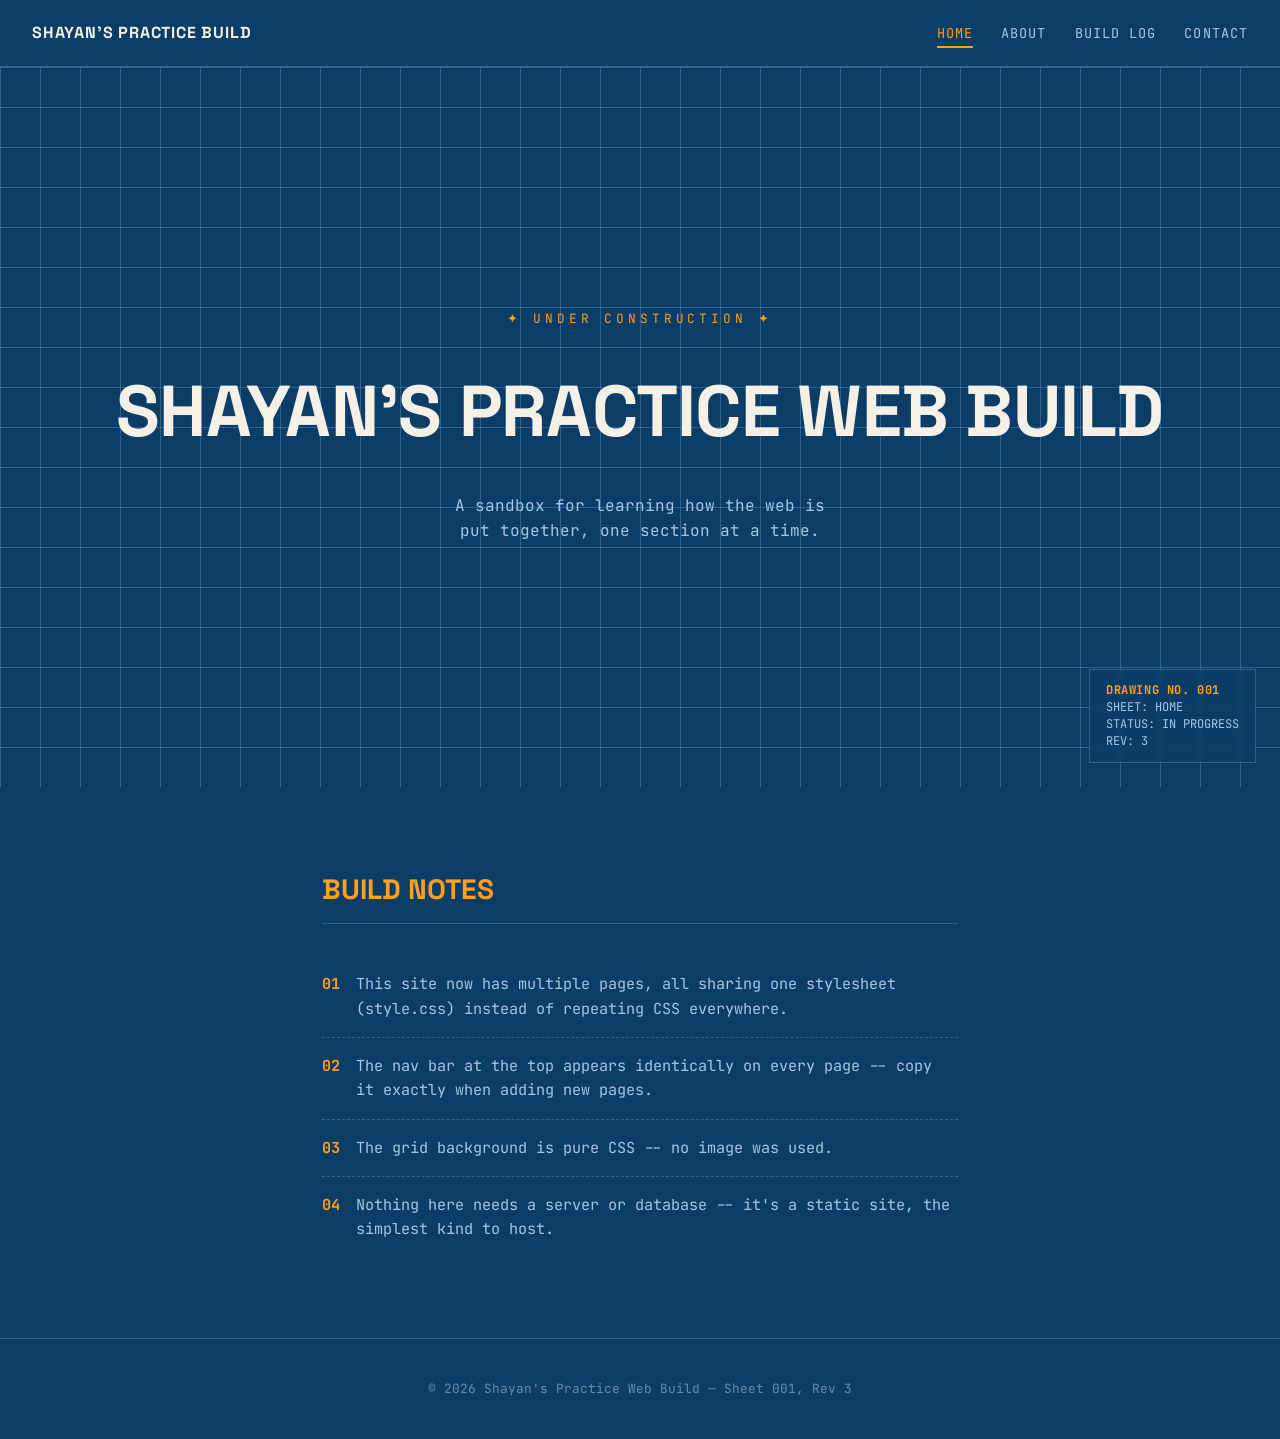
<file: index.html>
<!DOCTYPE html>
<html lang="en">
<head>
  <meta charset="UTF-8">
  <meta name="viewport" content="width=device-width, initial-scale=1.0">
  <title>Shayan's Practice Web Build</title>
  <link rel="preconnect" href="https://fonts.googleapis.com">
  <link href="https://fonts.googleapis.com/css2?family=Space+Grotesk:wght@500;700&family=JetBrains+Mono:wght@400;700&display=swap" rel="stylesheet">
  <!-- All styling now lives in this one shared file instead of being
       repeated inside every page -->
  <link rel="stylesheet" href="style.css">
</head>
<body>

  <nav class="navbar">
    <a href="index.html" class="navbar-brand">SHAYAN'S PRACTICE BUILD</a>
    <ul class="navbar-links">
      <li><a href="index.html" class="active">Home</a></li>
      <li><a href="about.html">About</a></li>
      <li><a href="log.html">Build Log</a></li>
      <li><a href="contact.html">Contact</a></li>
    </ul>
  </nav>

  <section class="hero">
    <p class="hero-eyebrow">✦ UNDER CONSTRUCTION ✦</p>
    <h1 class="hero-title">SHAYAN'S PRACTICE WEB BUILD</h1>
    <p class="hero-subtitle">A sandbox for learning how the web is put together, one section at a time.</p>

    <div class="title-block">
      <strong>DRAWING NO. 001</strong>
      SHEET: HOME<br>
      STATUS: IN PROGRESS<br>
      REV: 3
    </div>
  </section>

  <section class="notes">
    <h2 class="notes-heading">BUILD NOTES</h2>
    <ul class="notes-list">
      <li><span class="note-number">01</span> This site now has multiple pages, all sharing one stylesheet (style.css) instead of repeating CSS everywhere.</li>
      <li><span class="note-number">02</span> The nav bar at the top appears identically on every page -- copy it exactly when adding new pages.</li>
      <li><span class="note-number">03</span> The grid background is pure CSS -- no image was used.</li>
      <li><span class="note-number">04</span> Nothing here needs a server or database -- it's a static site, the simplest kind to host.</li>
    </ul>
  </section>

  <footer>
    &copy; 2026 Shayan's Practice Web Build — Sheet 001, Rev 3
  </footer>

</body>
</html>
</file>
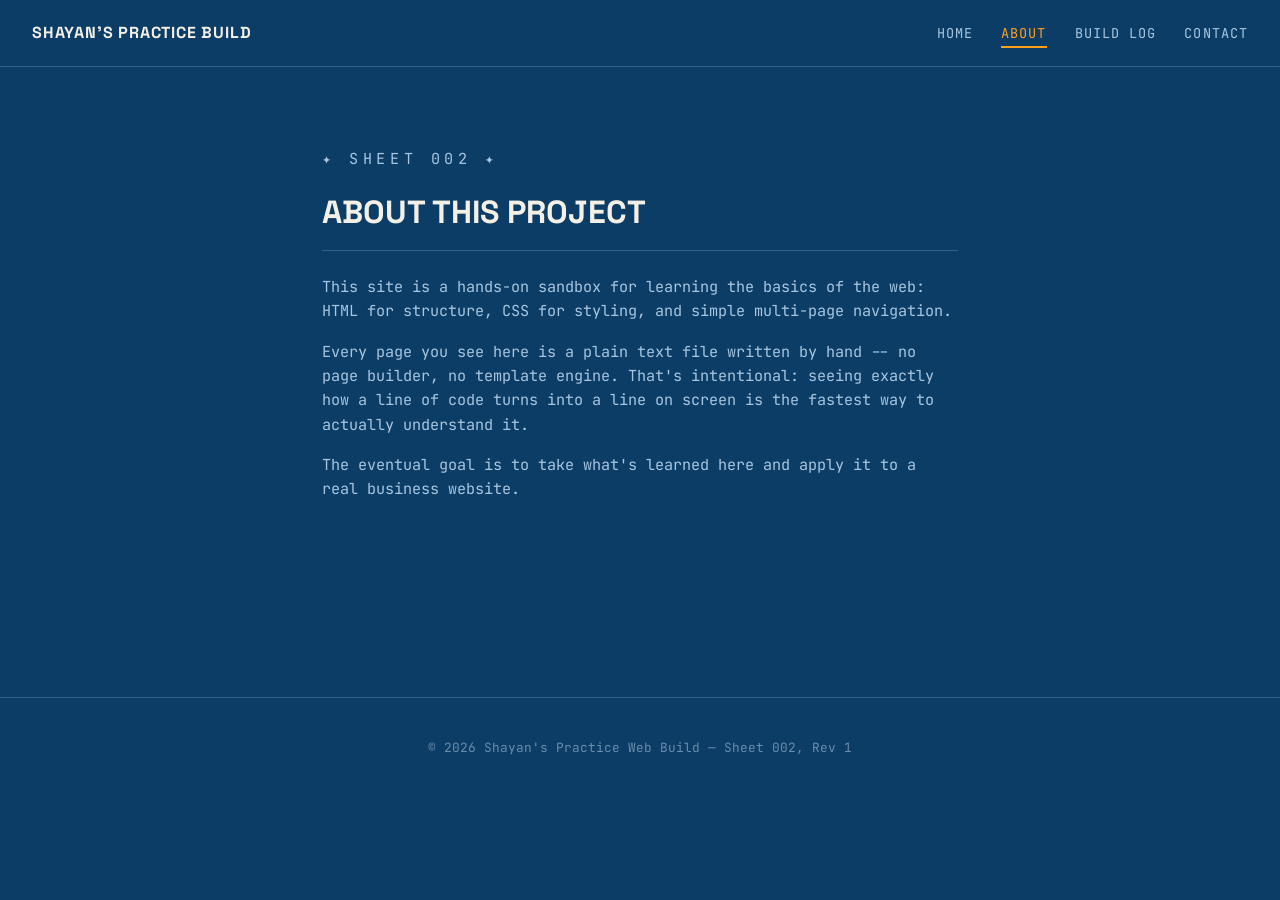
<file: about.html>
<!DOCTYPE html>
<html lang="en">
<head>
  <meta charset="UTF-8">
  <meta name="viewport" content="width=device-width, initial-scale=1.0">
  <title>About — Shayan's Practice Web Build</title>
  <link rel="preconnect" href="https://fonts.googleapis.com">
  <link href="https://fonts.googleapis.com/css2?family=Space+Grotesk:wght@500;700&family=JetBrains+Mono:wght@400;700&display=swap" rel="stylesheet">
  <link rel="stylesheet" href="style.css">
</head>
<body>

  <nav class="navbar">
    <a href="index.html" class="navbar-brand">SHAYAN'S PRACTICE BUILD</a>
    <ul class="navbar-links">
      <li><a href="index.html">Home</a></li>
      <li><a href="about.html" class="active">About</a></li>
      <li><a href="log.html">Build Log</a></li>
      <li><a href="contact.html">Contact</a></li>
    </ul>
  </nav>

  <section class="page">
    <p class="page-eyebrow">✦ SHEET 002 ✦</p>
    <h1 class="page-heading">ABOUT THIS PROJECT</h1>
    <p>This site is a hands-on sandbox for learning the basics of the web: HTML for structure, CSS for styling, and simple multi-page navigation.</p>
    <p>Every page you see here is a plain text file written by hand -- no page builder, no template engine. That's intentional: seeing exactly how a line of code turns into a line on screen is the fastest way to actually understand it.</p>
    <p>The eventual goal is to take what's learned here and apply it to a real business website.</p>
  </section>

  <footer>
    &copy; 2026 Shayan's Practice Web Build — Sheet 002, Rev 1
  </footer>

</body>
</html>
</file>
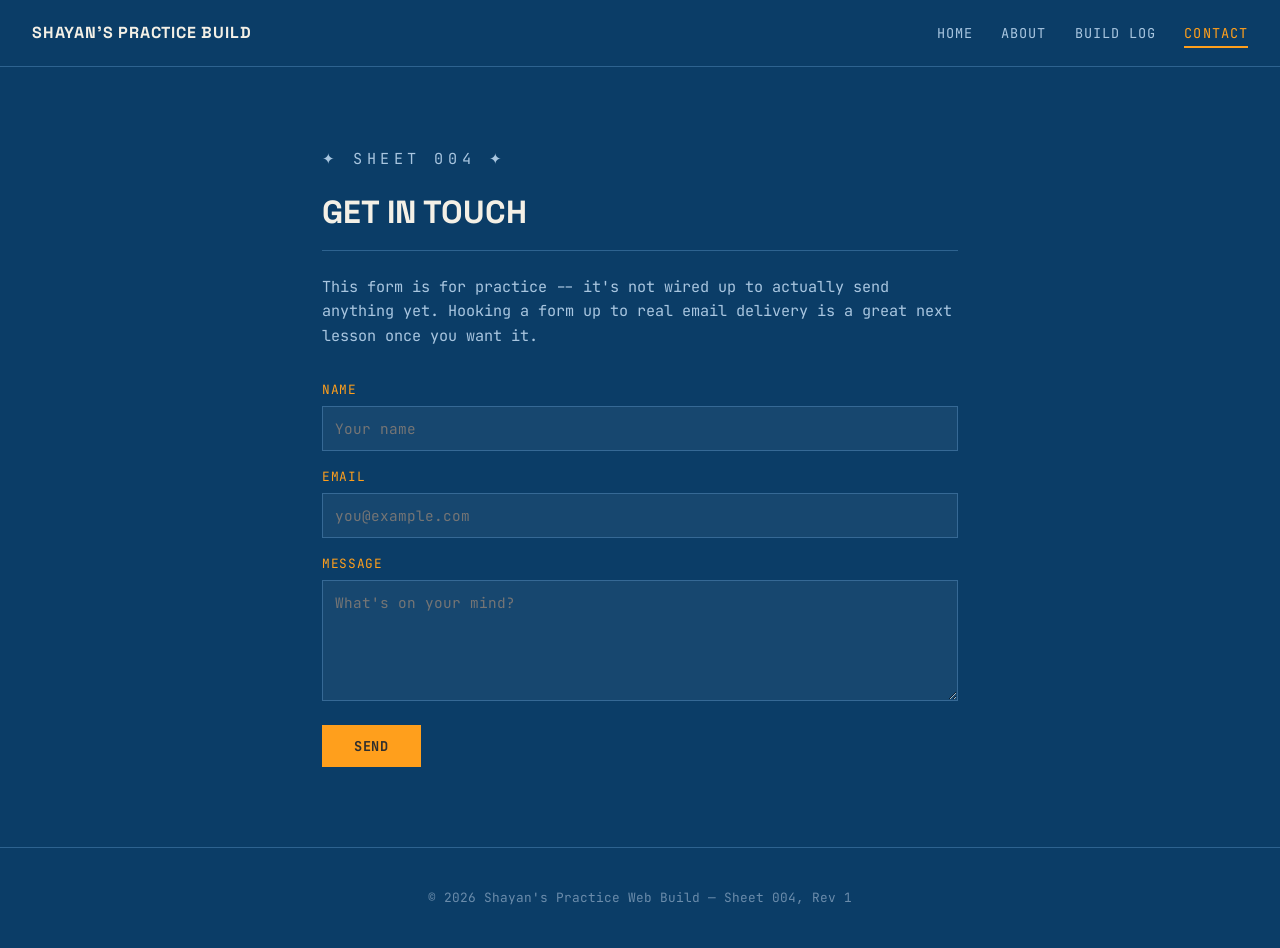
<file: contact.html>
<!DOCTYPE html>
<html lang="en">
<head>
  <meta charset="UTF-8">
  <meta name="viewport" content="width=device-width, initial-scale=1.0">
  <title>Contact — Shayan's Practice Web Build</title>
  <link rel="preconnect" href="https://fonts.googleapis.com">
  <link href="https://fonts.googleapis.com/css2?family=Space+Grotesk:wght@500;700&family=JetBrains+Mono:wght@400;700&display=swap" rel="stylesheet">
  <link rel="stylesheet" href="style.css">
</head>
<body>

  <nav class="navbar">
    <a href="index.html" class="navbar-brand">SHAYAN'S PRACTICE BUILD</a>
    <ul class="navbar-links">
      <li><a href="index.html">Home</a></li>
      <li><a href="about.html">About</a></li>
      <li><a href="log.html">Build Log</a></li>
      <li><a href="contact.html" class="active">Contact</a></li>
    </ul>
  </nav>

  <section class="page">
    <p class="page-eyebrow">✦ SHEET 004 ✦</p>
    <h1 class="page-heading">GET IN TOUCH</h1>
    <p>This form is for practice -- it's not wired up to actually send anything yet. Hooking a form up to real email delivery is a great next lesson once you want it.</p>

    <form class="contact-form">
      <div>
        <label for="name">Name</label>
        <input type="text" id="name" placeholder="Your name">
      </div>
      <div>
        <label for="email">Email</label>
        <input type="email" id="email" placeholder="you@example.com">
      </div>
      <div>
        <label for="message">Message</label>
        <textarea id="message" rows="5" placeholder="What's on your mind?"></textarea>
      </div>
      <button type="button">Send</button>
    </form>
  </section>

  <footer>
    &copy; 2026 Shayan's Practice Web Build — Sheet 004, Rev 1
  </footer>

</body>
</html>
</file>
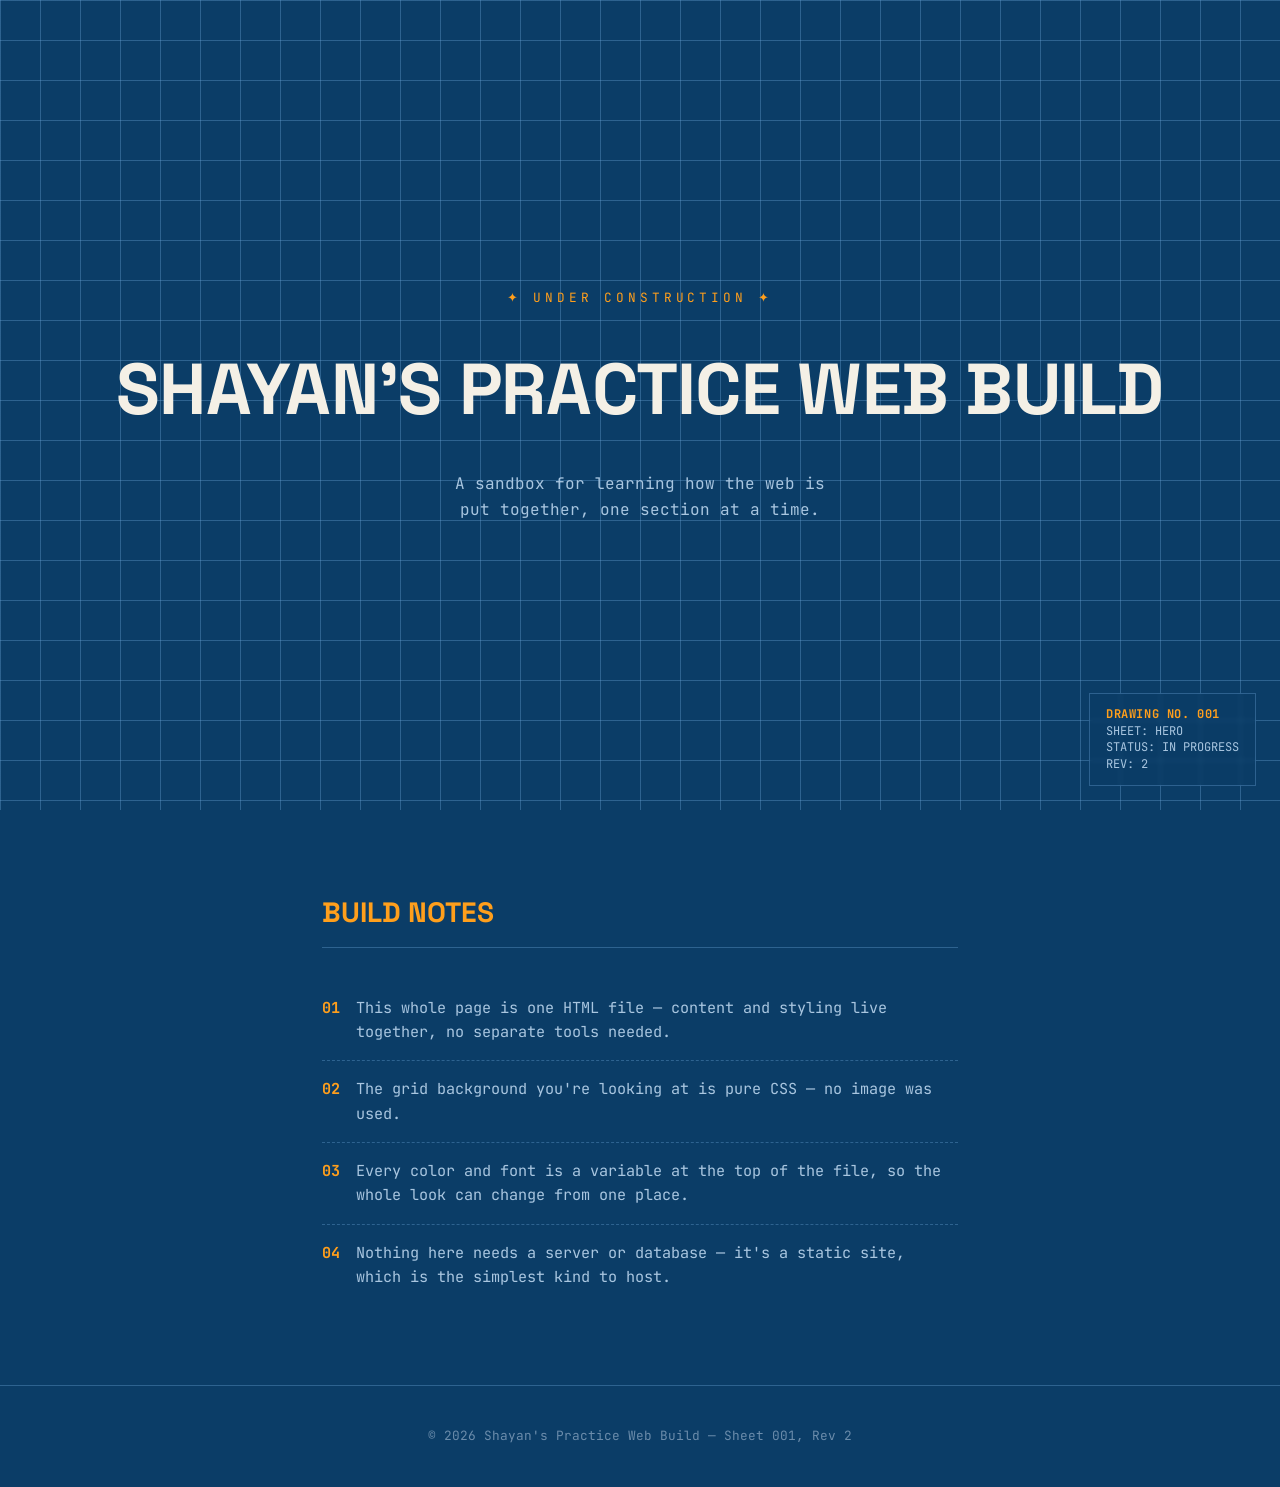
<file: index (1).html>
<!DOCTYPE html>
<!-- This line tells the browser "this is a modern HTML document" -->
<html lang="en">
<head>
  <meta charset="UTF-8">
  <meta name="viewport" content="width=device-width, initial-scale=1.0">
  <title>Shayan's Practice Web Build</title>

  <!-- Google Fonts: a technical/drafting-style mono font for that blueprint feel -->
  <link rel="preconnect" href="https://fonts.googleapis.com">
  <link href="https://fonts.googleapis.com/css2?family=Space+Grotesk:wght@500;700&family=JetBrains+Mono:wght@400;700&display=swap" rel="stylesheet">

  <style>
    /* ---------- DESIGN TOKENS ---------- */
    /* Defining colors/fonts once as variables means we can reuse them everywhere
       and change the whole site's look by editing just these lines. */
    :root {
      --blueprint-blue: #0B3D67;
      --grid-line: rgba(111, 168, 220, 0.35);
      --paper: #F4F0E6;
      --graphite: #2E2E2E;
      --hazard-orange: #FF9F1C;
      --font-display: 'Space Grotesk', sans-serif;
      --font-body: 'JetBrains Mono', monospace;
    }

    /* Reset: browsers add their own default spacing, this removes it so
       we start from a clean, predictable slate */
    * { margin: 0; padding: 0; box-sizing: border-box; }

    body {
      background: var(--blueprint-blue);
      color: var(--paper);
      font-family: var(--font-body);
      line-height: 1.6;
    }

    /* ---------- HERO SECTION ---------- */
    .hero {
      position: relative;
      min-height: 90vh;
      display: flex;
      flex-direction: column;
      align-items: center;
      justify-content: center;
      text-align: center;
      padding: 2rem;
      overflow: hidden;
      /* This is the blueprint grid: two repeating linear-gradients, one for
         vertical lines and one for horizontal lines, tiled every 40px */
      background-image:
        linear-gradient(var(--grid-line) 1px, transparent 1px),
        linear-gradient(90deg, var(--grid-line) 1px, transparent 1px);
      background-size: 40px 40px;
    }

    .hero-eyebrow {
      font-family: var(--font-body);
      color: var(--hazard-orange);
      letter-spacing: 0.3em;
      font-size: 0.8rem;
      margin-bottom: 1.5rem;
    }

    .hero-title {
      font-family: var(--font-display);
      font-weight: 700;
      font-size: clamp(2rem, 7vw, 4.5rem);
      color: var(--paper);
      letter-spacing: -0.01em;
    }

    .hero-subtitle {
      margin-top: 1.5rem;
      max-width: 38ch;
      color: var(--grid-line);
      color: #A9C6E0;
      font-size: 1rem;
    }

    /* ---------- TITLE BLOCK ---------- */
    /* Real architectural blueprints have a small info box in the corner
       with name / date / revision. This is our version of that. */
    .title-block {
      position: absolute;
      bottom: 1.5rem;
      right: 1.5rem;
      border: 1px solid var(--grid-line);
      background: rgba(11, 61, 103, 0.6);
      backdrop-filter: blur(2px);
      padding: 0.75rem 1rem;
      font-size: 0.75rem;
      color: #A9C6E0;
      text-align: left;
      line-height: 1.4;
    }

    .title-block strong {
      color: var(--hazard-orange);
      display: block;
      letter-spacing: 0.05em;
    }

    /* ---------- NOTES SECTION ---------- */
    .notes {
      max-width: 700px;
      margin: 0 auto;
      padding: 5rem 2rem;
    }

    .notes-heading {
      font-family: var(--font-display);
      font-weight: 700;
      font-size: 1.75rem;
      color: var(--hazard-orange);
      margin-bottom: 2rem;
      border-bottom: 1px solid var(--grid-line);
      padding-bottom: 0.75rem;
    }

    /* Turning off default bullet dots so we can build our own marker style */
    .notes-list {
      list-style: none;
    }

    .notes-list li {
      display: flex;
      gap: 1rem;
      padding: 1rem 0;
      border-bottom: 1px dashed var(--grid-line);
      color: #A9C6E0;
      font-size: 0.95rem;
    }

    .notes-list li:last-child {
      border-bottom: none;
    }

    /* A little "callout number" before each note, like a drawing annotation */
    .note-number {
      color: var(--hazard-orange);
      font-weight: 700;
      flex-shrink: 0;
    }

    /* ---------- FOOTER ---------- */
    footer {
      text-align: center;
      padding: 2.5rem 2rem;
      font-size: 0.8rem;
      color: #6B8CAB;
      border-top: 1px solid var(--grid-line);
    }
  </style>
</head>
<body>

  <section class="hero">
    <p class="hero-eyebrow">✦ UNDER CONSTRUCTION ✦</p>
    <h1 class="hero-title">SHAYAN'S PRACTICE WEB BUILD</h1>
    <p class="hero-subtitle">A sandbox for learning how the web is put together, one section at a time.</p>

    <div class="title-block">
      <strong>DRAWING NO. 001</strong>
      SHEET: HERO<br>
      STATUS: IN PROGRESS<br>
      REV: 2
    </div>
  </section>

  <section class="notes">
    <h2 class="notes-heading">BUILD NOTES</h2>
    <ul class="notes-list">
      <li><span class="note-number">01</span> This whole page is one HTML file — content and styling live together, no separate tools needed.</li>
      <li><span class="note-number">02</span> The grid background you're looking at is pure CSS — no image was used.</li>
      <li><span class="note-number">03</span> Every color and font is a variable at the top of the file, so the whole look can change from one place.</li>
      <li><span class="note-number">04</span> Nothing here needs a server or database — it's a static site, which is the simplest kind to host.</li>
    </ul>
  </section>

  <footer>
    &copy; 2026 Shayan's Practice Web Build — Sheet 001, Rev 2
  </footer>

</body>
</html>
</file>
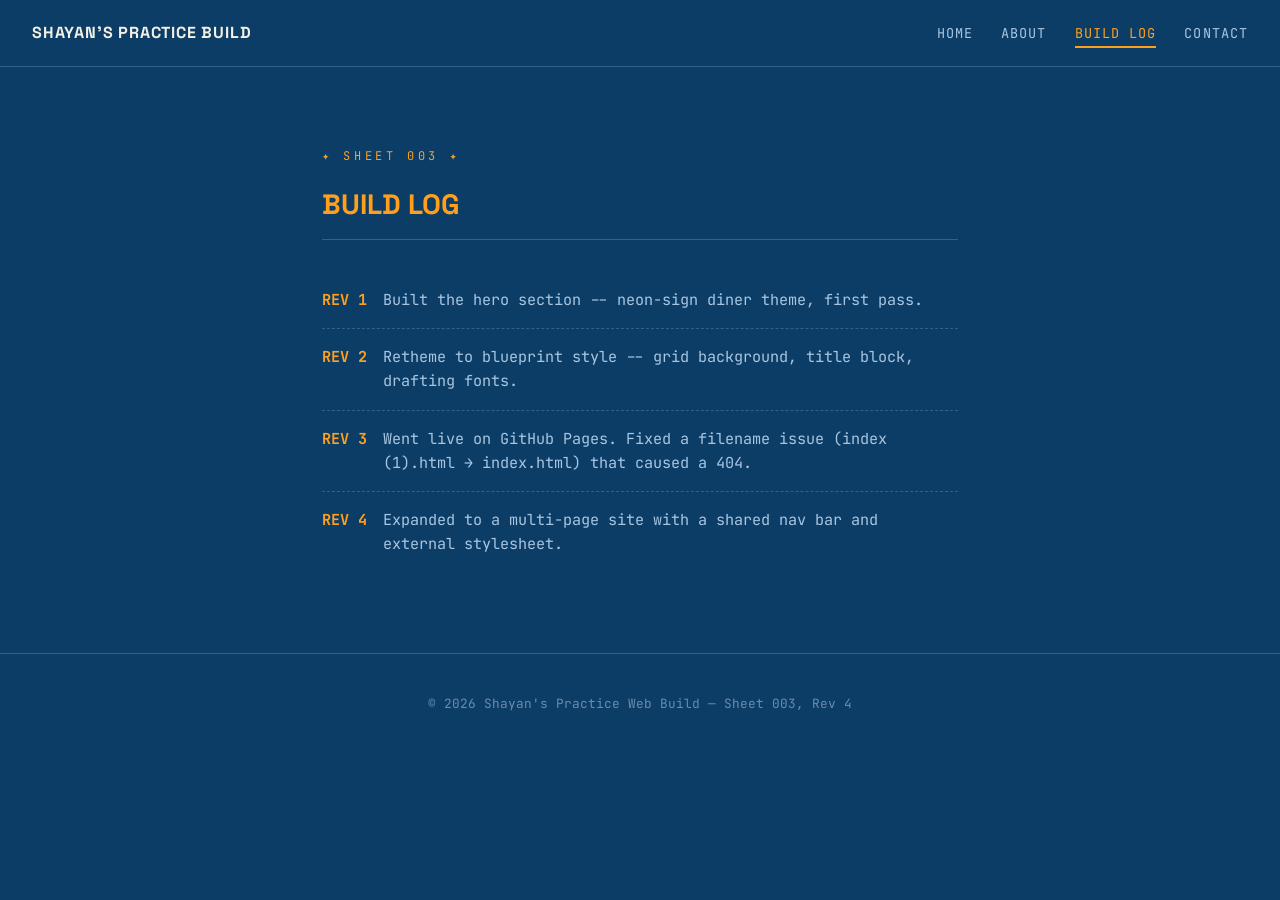
<file: log.html>
<!DOCTYPE html>
<html lang="en">
<head>
  <meta charset="UTF-8">
  <meta name="viewport" content="width=device-width, initial-scale=1.0">
  <title>Build Log — Shayan's Practice Web Build</title>
  <link rel="preconnect" href="https://fonts.googleapis.com">
  <link href="https://fonts.googleapis.com/css2?family=Space+Grotesk:wght@500;700&family=JetBrains+Mono:wght@400;700&display=swap" rel="stylesheet">
  <link rel="stylesheet" href="style.css">
</head>
<body>

  <nav class="navbar">
    <a href="index.html" class="navbar-brand">SHAYAN'S PRACTICE BUILD</a>
    <ul class="navbar-links">
      <li><a href="index.html">Home</a></li>
      <li><a href="about.html">About</a></li>
      <li><a href="log.html" class="active">Build Log</a></li>
      <li><a href="contact.html">Contact</a></li>
    </ul>
  </nav>

  <section class="notes" style="padding-top: 5rem;">
    <p class="page-eyebrow">✦ SHEET 003 ✦</p>
    <h2 class="notes-heading">BUILD LOG</h2>
    <ul class="notes-list">
      <li><span class="note-number">REV 1</span> Built the hero section -- neon-sign diner theme, first pass.</li>
      <li><span class="note-number">REV 2</span> Retheme to blueprint style -- grid background, title block, drafting fonts.</li>
      <li><span class="note-number">REV 3</span> Went live on GitHub Pages. Fixed a filename issue (index (1).html → index.html) that caused a 404.</li>
      <li><span class="note-number">REV 4</span> Expanded to a multi-page site with a shared nav bar and external stylesheet.</li>
    </ul>
  </section>

  <footer>
    &copy; 2026 Shayan's Practice Web Build — Sheet 003, Rev 4
  </footer>

</body>
</html>
</file>
<file: style.css>
/* ---------- DESIGN TOKENS ---------- */
:root {
  --blueprint-blue: #0B3D67;
  --grid-line: rgba(111, 168, 220, 0.35);
  --paper: #F4F0E6;
  --graphite: #2E2E2E;
  --hazard-orange: #FF9F1C;
  --ink-blue: #A9C6E0;
  --font-display: 'Space Grotesk', sans-serif;
  --font-body: 'JetBrains Mono', monospace;
}

* { margin: 0; padding: 0; box-sizing: border-box; }

body {
  background: var(--blueprint-blue);
  color: var(--paper);
  font-family: var(--font-body);
  line-height: 1.6;
}

/* ---------- NAVBAR ---------- */
/* Sits at the top of every page. Styled like a ruler/tab strip to match
   the blueprint theme -- small caps, wide letter spacing, orange accent
   on the active page. */
.navbar {
  display: flex;
  justify-content: space-between;
  align-items: center;
  padding: 1.25rem 2rem;
  border-bottom: 1px solid var(--grid-line);
  flex-wrap: wrap;
  gap: 1rem;
}

.navbar-brand {
  font-family: var(--font-display);
  font-weight: 700;
  font-size: 1rem;
  letter-spacing: 0.05em;
  color: var(--paper);
  text-decoration: none;
}

.navbar-links {
  display: flex;
  gap: 1.75rem;
  list-style: none;
}

.navbar-links a {
  color: var(--ink-blue);
  text-decoration: none;
  font-size: 0.85rem;
  letter-spacing: 0.08em;
  text-transform: uppercase;
  padding-bottom: 0.25rem;
  border-bottom: 2px solid transparent;
  transition: color 0.15s, border-color 0.15s;
}

.navbar-links a:hover {
  color: var(--paper);
}

/* This class gets added to whichever link matches the current page */
.navbar-links a.active {
  color: var(--hazard-orange);
  border-bottom-color: var(--hazard-orange);
}

/* ---------- HERO SECTION (home page) ---------- */
.hero {
  position: relative;
  min-height: 80vh;
  display: flex;
  flex-direction: column;
  align-items: center;
  justify-content: center;
  text-align: center;
  padding: 2rem;
  overflow: hidden;
  background-image:
    linear-gradient(var(--grid-line) 1px, transparent 1px),
    linear-gradient(90deg, var(--grid-line) 1px, transparent 1px);
  background-size: 40px 40px;
}

.hero-eyebrow {
  color: var(--hazard-orange);
  letter-spacing: 0.3em;
  font-size: 0.8rem;
  margin-bottom: 1.5rem;
}

.hero-title {
  font-family: var(--font-display);
  font-weight: 700;
  font-size: clamp(2rem, 7vw, 4.5rem);
  color: var(--paper);
  letter-spacing: -0.01em;
}

.hero-subtitle {
  margin-top: 1.5rem;
  max-width: 38ch;
  color: var(--ink-blue);
  font-size: 1rem;
}

.title-block {
  position: absolute;
  bottom: 1.5rem;
  right: 1.5rem;
  border: 1px solid var(--grid-line);
  background: rgba(11, 61, 103, 0.6);
  backdrop-filter: blur(2px);
  padding: 0.75rem 1rem;
  font-size: 0.75rem;
  color: var(--ink-blue);
  text-align: left;
  line-height: 1.4;
}

.title-block strong {
  color: var(--hazard-orange);
  display: block;
  letter-spacing: 0.05em;
}

/* ---------- GENERIC PAGE SECTION ---------- */
/* Used by About / Build Log / Contact -- a simple bordered content block
   with a grid-paper background, like a page pulled from a drafting set */
.page {
  max-width: 700px;
  margin: 0 auto;
  padding: 5rem 2rem;
  min-height: 70vh;
}

.page-eyebrow {
  color: var(--hazard-orange);
  letter-spacing: 0.3em;
  font-size: 0.75rem;
  margin-bottom: 1rem;
}

.page-heading {
  font-family: var(--font-display);
  font-weight: 700;
  font-size: 2rem;
  margin-bottom: 1.5rem;
  border-bottom: 1px solid var(--grid-line);
  padding-bottom: 0.75rem;
}

.page p {
  color: var(--ink-blue);
  margin-bottom: 1rem;
  font-size: 0.95rem;
}

/* ---------- NOTES LIST (home page + build log) ---------- */
.notes {
  max-width: 700px;
  margin: 0 auto;
  padding: 5rem 2rem;
}

.notes-heading {
  font-family: var(--font-display);
  font-weight: 700;
  font-size: 1.75rem;
  color: var(--hazard-orange);
  margin-bottom: 2rem;
  border-bottom: 1px solid var(--grid-line);
  padding-bottom: 0.75rem;
}

.notes-list {
  list-style: none;
}

.notes-list li {
  display: flex;
  gap: 1rem;
  padding: 1rem 0;
  border-bottom: 1px dashed var(--grid-line);
  color: var(--ink-blue);
  font-size: 0.95rem;
}

.notes-list li:last-child {
  border-bottom: none;
}

.note-number {
  color: var(--hazard-orange);
  font-weight: 700;
  flex-shrink: 0;
}

/* ---------- CONTACT FORM ---------- */
.contact-form {
  display: flex;
  flex-direction: column;
  gap: 1rem;
  margin-top: 2rem;
}

.contact-form label {
  font-size: 0.8rem;
  color: var(--hazard-orange);
  letter-spacing: 0.05em;
  text-transform: uppercase;
  margin-bottom: 0.35rem;
  display: block;
}

.contact-form input,
.contact-form textarea {
  width: 100%;
  background: rgba(255, 255, 255, 0.05);
  border: 1px solid var(--grid-line);
  color: var(--paper);
  padding: 0.75rem;
  font-family: var(--font-body);
  font-size: 0.9rem;
}

.contact-form button {
  align-self: flex-start;
  background: var(--hazard-orange);
  color: var(--graphite);
  border: none;
  padding: 0.75rem 2rem;
  font-family: var(--font-body);
  font-weight: 700;
  letter-spacing: 0.05em;
  text-transform: uppercase;
  cursor: pointer;
  font-size: 0.85rem;
}

/* ---------- FOOTER ---------- */
footer {
  text-align: center;
  padding: 2.5rem 2rem;
  font-size: 0.8rem;
  color: #6B8CAB;
  border-top: 1px solid var(--grid-line);
}
</file>
